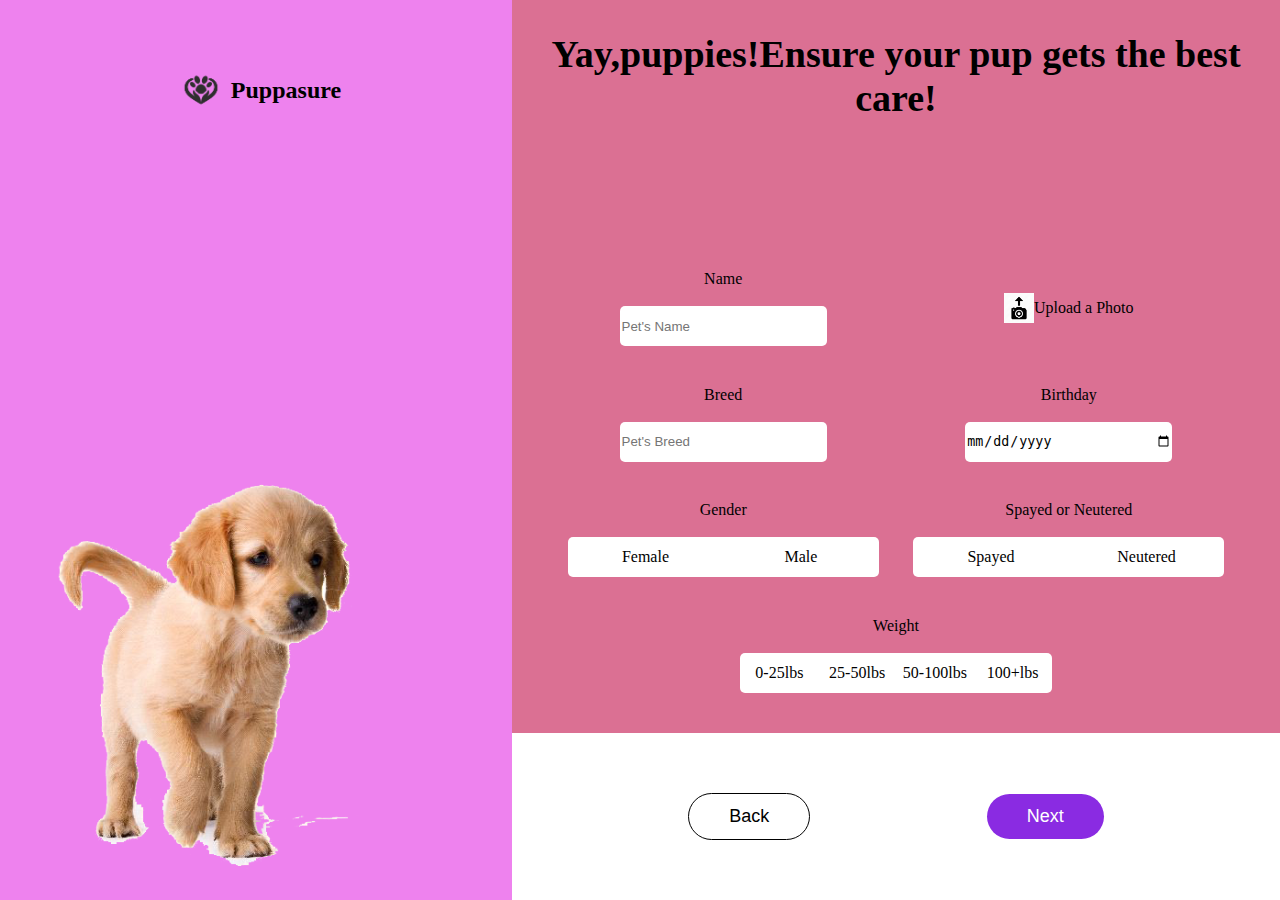
<file: index.html>
<html>
    <head>
        <title>
            Puppyform
        </title>
        <link rel="stylesheet" href="puppyform.css">
    </head>
    <body>
        <div class="form-container">
            <div class="img-container">
                <div class="brand-name">
                    <img src="pawlogo.png">
                    <h2>Puppasure</h2>
                </div>
                <div class="puppyimg">
                    <img src="puppyimage.png" id="puppy">
                </div>
            </div>
            <div class="content">
                <h2>Yay,puppies!Ensure your pup gets the best care!</h2>
                <div class="form">
                    <div class="row">
                        <div class="block">
                        <label for="name">Name</label><br>
                        <input type="text" id=name placeholder="Pet's Name">
                        </div>
                        <div class="block img">
                        <img src="upload.png" width="30px" height="30px">
                        <label for="upload">Upload a Photo</label>
                    </div>
                    </div>
                    <div class="row">
                        <div class="block">
                        <label for="breed">Breed</label><br>
                        <input type="text" id=breed placeholder="Pet's Breed">
                    </div>
                    <div class="block">
                        <label for="dob">Birthday</label><br>
                        <input type="date" id=dob>
                    </div>
                    </div>
                    <div class="row">
                        <div class="block">
                        <label for="gender">Gender</label><br>
                        <div class="inline">
                            <div class="element">
                        <input type="radio" name="gender" id="female"> <label for="female">Female</label>
                    </div>
                    <div class="element">
                        <input type="radio" name="gender" id="male"> <label for="male">Male</label>
                    </div>
                </div>
                </div>
                <div class="block">
                        <label for="dog">Spayed or Neutered</label><br>
                        <div class="inline">
                            <div class="element">
                                <input type="radio" name="type" id="spayed"> <label for="spayed">Spayed</label>        
                            </div>
                            <div class="element">
                                <input type ="radio" name="type" id="neutered"> <label for="neutered">Neutered</label>
                            </div>
                        </div>
                </div>
            </div>
                <div class="row">
                    <div class="block">
                    <label for="wt">Weight</label><br>
                    <div class="inline">
                        <div class="element-wt">
                            <input type="radio" name="wt" id="25"> <label for="25">0-25lbs</label>
                        </div>
                        <div class="element-wt">
                            <input type="radio" name="wt" id="50"> <label for="50">25-50lbs</label>
                        </div>
                        <div class="element-wt">
                            <input type="radio" name="wt" id="100"> <label for="100">50-100lbs</label>
                        </div>
                        <div class="element-wt">
                            <input type="radio" name="wt" id="100+"> <label for="100+">100+lbs</label>
                        </div>
                </div>
            </div>
        </div>
                </div>
                <div class="button">
                <input class="back" type="submit" value="Back">
                <input class="nxt" type="submit" value="Next">
                </div>
            </div>
        </div>
    </body>
</html>
</file>
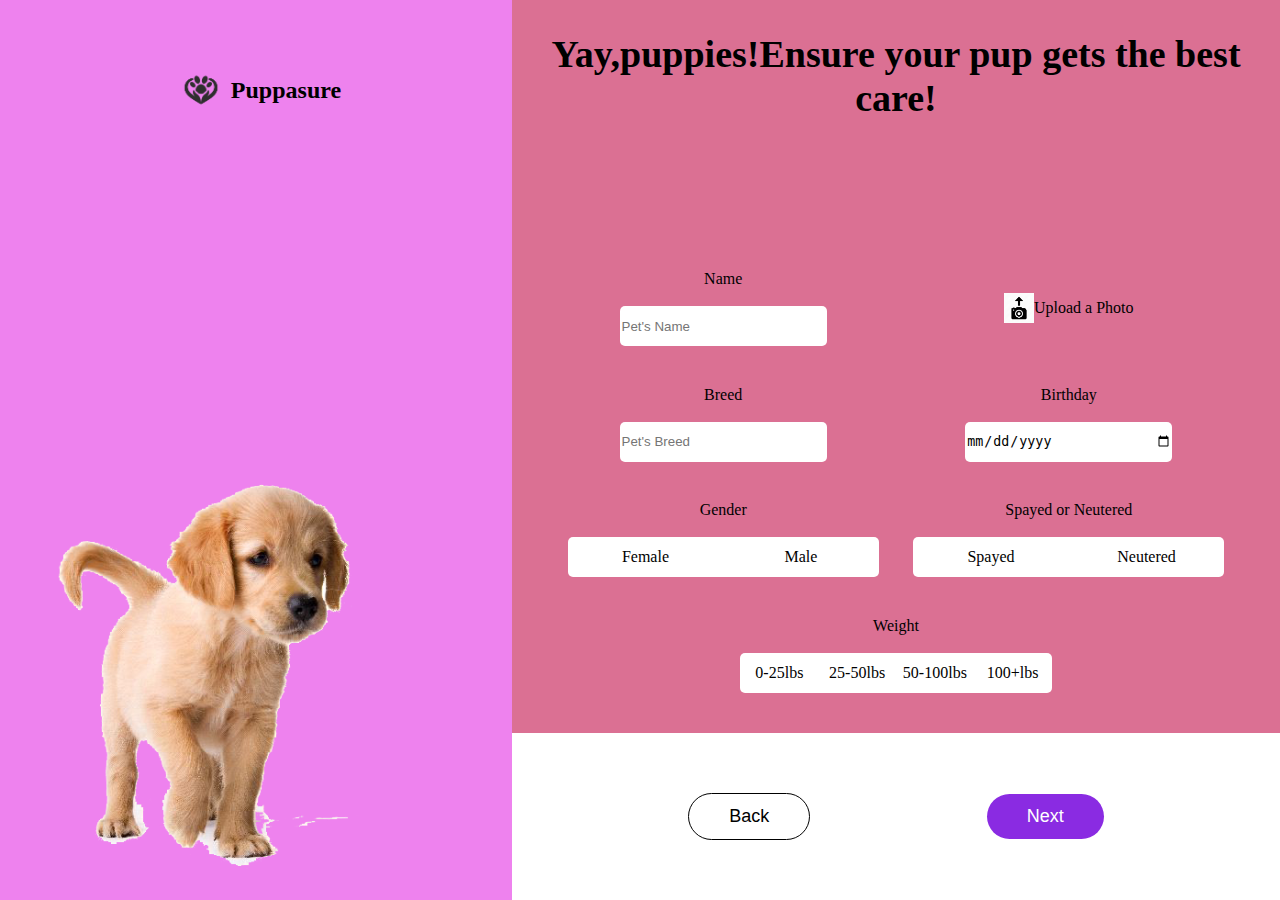
<file: puppy.html>
<html>
    <head>
        <title>
            Puppyform
        </title>
        <link rel="stylesheet" href="puppyform.css">
    </head>
    <body>
        <div class="form-container">
            <div class="img-container">
                <div class="brand-name">
                    <img src="pawlogo.png">
                    <h2>Puppasure</h2>
                </div>
                <div class="puppyimg">
                    <img src="puppyimage.png" id="puppy">
                </div>
            </div>
            <div class="content">
                <h2>Yay,puppies!Ensure your pup gets the best care!</h2>
                <div class="form">
                    <div class="row">
                        <div class="block">
                        <label for="name">Name</label><br>
                        <input type="text" id=name placeholder="Pet's Name">
                        </div>
                        <div class="block img">
                        <img src="upload.png" width="30px" height="30px">
                        <label for="upload">Upload a Photo</label>
                    </div>
                    </div>
                    <div class="row">
                        <div class="block">
                        <label for="breed">Breed</label><br>
                        <input type="text" id=breed placeholder="Pet's Breed">
                    </div>
                    <div class="block">
                        <label for="dob">Birthday</label><br>
                        <input type="date" id=dob>
                    </div>
                    </div>
                    <div class="row">
                        <div class="block">
                        <label for="gender">Gender</label><br>
                        <div class="inline">
                            <div class="element">
                        <input type="radio" name="gender" id="female"> <label for="female">Female</label>
                    </div>
                    <div class="element">
                        <input type="radio" name="gender" id="male"> <label for="male">Male</label>
                    </div>
                </div>
                </div>
                <div class="block">
                        <label for="dog">Spayed or Neutered</label><br>
                        <div class="inline">
                            <div class="element">
                                <input type="radio" name="type" id="spayed"> <label for="spayed">Spayed</label>        
                            </div>
                            <div class="element">
                                <input type ="radio" name="type" id="neutered"> <label for="neutered">Neutered</label>
                            </div>
                        </div>
                </div>
            </div>
                <div class="row">
                    <div class="block">
                    <label for="wt">Weight</label><br>
                    <div class="inline">
                        <div class="element-wt">
                            <input type="radio" name="wt" id="25"> <label for="25">0-25lbs</label>
                        </div>
                        <div class="element-wt">
                            <input type="radio" name="wt" id="50"> <label for="50">25-50lbs</label>
                        </div>
                        <div class="element-wt">
                            <input type="radio" name="wt" id="100"> <label for="100">50-100lbs</label>
                        </div>
                        <div class="element-wt">
                            <input type="radio" name="wt" id="100+"> <label for="100+">100+lbs</label>
                        </div>
                </div>
            </div>
        </div>
                </div>
                <div class="button">
                <input class="back" type="submit" value="Back">
                <input class="nxt" type="submit" value="Next">
                </div>
            </div>
        </div>
    </body>
</html>
</file>
<file: puppyform.css>
@import url('https://fonts.googleapis.com/css2?family=Roboto+Mono:wght@200&display=swap');
body{
    margin: 0;
    padding: 0;
}
.form-container{
    display: flex;
    justify-content: center;
    align-items: center;
    width: 100vw;
    height: 100vh;
}
.img-container{
    width: 40%;
    height: 100%;
    background: violet;
    display: flex;
    flex-direction: column;
    justify-content: space-between;
    align-items: center;
}
.img-container img
{
width: 60px;
height: 60px;
}
.content{
    width: 60%;
    height: 100%;
    display: flex;
    flex-direction: column;
    align-items: center;
    justify-content: space-evenly;
    background-color: palevioletred;
}
.brand-name{
    width: 100%;
    height: 20%;
    display: flex;
    justify-content: center;
    align-items: center;
}
.puppyimg{
    width: 100%;
    height: 50%;
}
.puppyimg img{
    width: 100%;
    height: 100%;
    object-fit: contain;
}
.content h2{
    width: 100%;
    height: 20%;
    font-size: 38px;
    text-align: center;
    vertical-align: middle;
 }
 .form{
     width: 100%;
     height: 60%;
     display: flex;
     flex-direction: column;
     justify-content: space-evenly;
     align-items: center;
 }
 .row{
width: 90%;
height: auto;
display: flex;
justify-content: space-evenly;
align-items: center;
}
.button{
    width: 100%;
    height: 20%;
    display: flex;
    justify-content: space-evenly;
    align-items: center;
    background-color: white;
}
.back{
    padding: 12px 40px;
    background-color: white;
    border: 1px solid black;
    font-size: 18px;
    border-radius: 40px;
}
.nxt{
    padding: 12px 40px;
    background-color: blueviolet;
    border: none;
    border-radius: 40px;
    font-size: 18px;
    color: white;
}
.block{
    width: 50%;
    height: 100%;
    display: flex;
    justify-content: center;
    align-items: center;
    flex-direction: column;
}
.block.img{
    flex-direction: row;
}
input[type="text"],input[type="date"]
{
width: 60%;
height: 40px;
background-color: white;
border: none;
border-radius: 5px;
}
.inline{
    width: 90%;
    height: 40px;
    border-radius: 5px;
    background-color: white;
    /* position: relative; */
    display: flex;
    align-items: center;
    justify-content: space-evenly;
}
input[type="radio"]
{
    width: 150px;
    height: 80%;
    border: none;
    background-color: transparent;
    /* position: absolute; */
    -webkit-appearance: none;
    z-index: 1;
}
input[type="radio"]:checked{
    background-color: pink;

}
.inline label{
    z-index: 2;
    position: absolute;
}
.element{
    position: relative;
    display: flex;
    align-items: center;
    justify-content: center;
    width: 50%;
    height: 100%;
    overflow: hidden;
    }
.element-wt{
    position: relative;
    display: flex;
    align-items: center;
    justify-content: center;
    width: 25%;
    height: 100%;
    overflow: hidden;
    }
</file>
